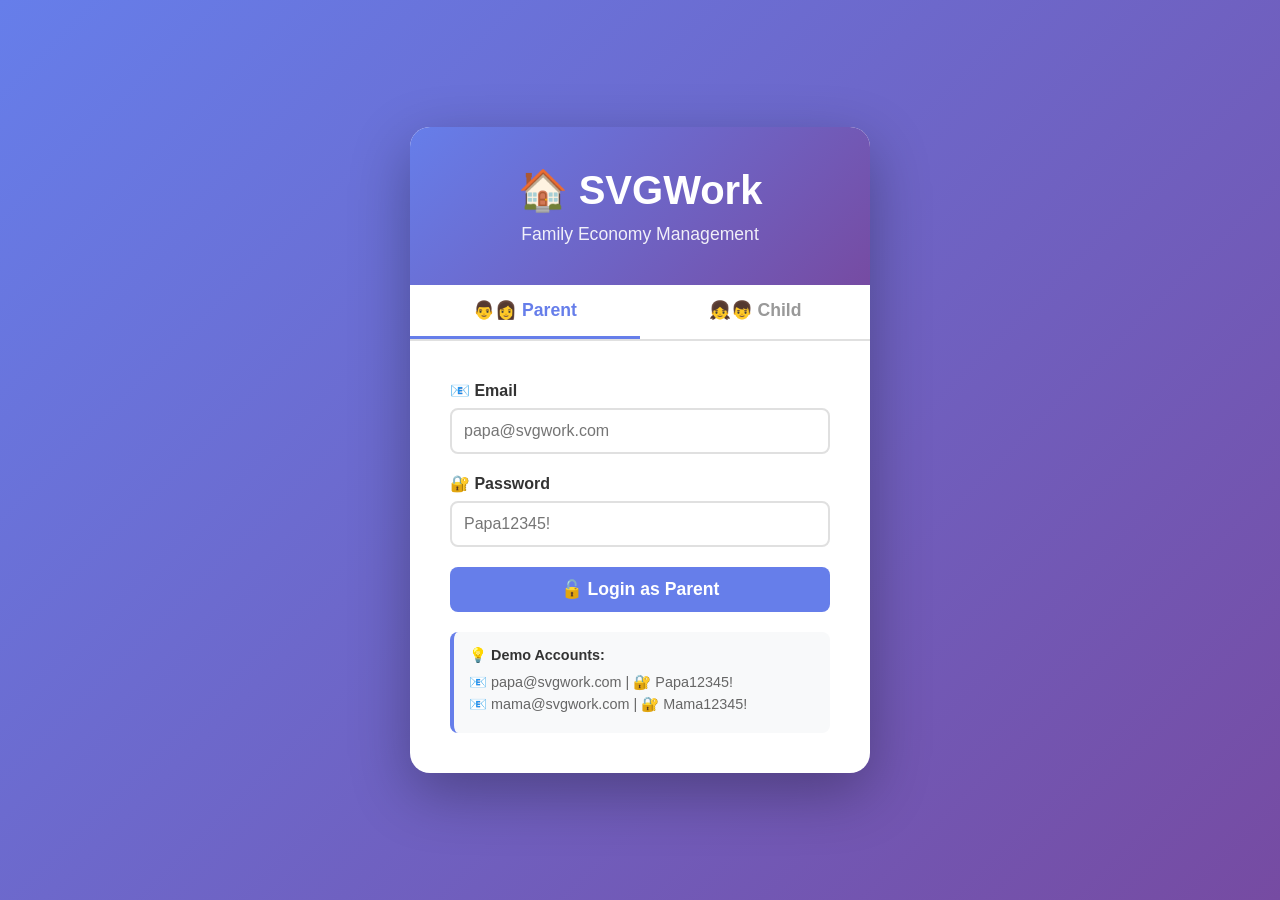
<file: index.html>
<!DOCTYPE html>
<html lang="id">
<head>
    <meta charset="UTF-8">
    <meta name="viewport" content="width=device-width, initial-scale=1.0">
    <title>SVGWork - Family Economy Management</title>
    <style>
        * {
            margin: 0;
            padding: 0;
            box-sizing: border-box;
        }

        body {
            font-family: 'Segoe UI', Tahoma, Geneva, Verdana, sans-serif;
            background: linear-gradient(135deg, #667eea 0%, #764ba2 100%);
            min-height: 100vh;
            display: flex;
            justify-content: center;
            align-items: center;
        }

        .login-container {
            width: 100%;
            max-width: 500px;
            padding: 20px;
        }

        .login-box {
            background: white;
            border-radius: 20px;
            box-shadow: 0 20px 60px rgba(0, 0, 0, 0.3);
            overflow: hidden;
        }

        .login-header {
            background: linear-gradient(135deg, #667eea 0%, #764ba2 100%);
            color: white;
            padding: 40px 20px;
            text-align: center;
        }

        .login-header h1 {
            font-size: 2.5em;
            margin-bottom: 10px;
        }

        .login-header p {
            font-size: 1.1em;
            opacity: 0.9;
        }

        .tabs {
            display: flex;
            border-bottom: 2px solid #e0e0e0;
        }

        .tab-btn {
            flex: 1;
            padding: 15px;
            background: none;
            border: none;
            font-size: 1.1em;
            font-weight: 600;
            color: #999;
            cursor: pointer;
            transition: all 0.3s ease;
            border-bottom: 3px solid transparent;
        }

        .tab-btn.active {
            color: #667eea;
            border-bottom-color: #667eea;
        }

        .tab-btn:hover {
            color: #667eea;
        }

        .tab-content {
            display: none;
            padding: 40px;
        }

        .tab-content.active {
            display: block;
        }

        .form-group {
            margin-bottom: 20px;
        }

        .form-group label {
            display: block;
            margin-bottom: 8px;
            font-weight: 600;
            color: #333;
        }

        .form-group input {
            width: 100%;
            padding: 12px;
            border: 2px solid #e0e0e0;
            border-radius: 8px;
            font-size: 1em;
            font-family: inherit;
            transition: border-color 0.3s ease;
        }

        .form-group input:focus {
            outline: none;
            border-color: #667eea;
        }

        .btn {
            width: 100%;
            padding: 12px;
            border: none;
            border-radius: 8px;
            font-size: 1.1em;
            font-weight: 600;
            cursor: pointer;
            transition: all 0.3s ease;
        }

        .btn-primary {
            background: #667eea;
            color: white;
        }

        .btn-primary:hover:not(:disabled) {
            background: #5568d3;
            transform: translateY(-2px);
            box-shadow: 0 10px 20px rgba(102, 126, 234, 0.3);
        }

        .btn-primary:disabled {
            background: #ccc;
            cursor: not-allowed;
            transform: none;
        }

        .error-message {
            background: #f8d7da;
            color: #721c24;
            padding: 12px;
            border-radius: 8px;
            margin-bottom: 20px;
            display: none;
        }

        .success-message {
            background: #d4edda;
            color: #155724;
            padding: 12px;
            border-radius: 8px;
            margin-bottom: 20px;
            display: none;
        }

        .demo-accounts {
            background: #f8f9fa;
            padding: 15px;
            border-radius: 8px;
            margin-top: 20px;
            font-size: 0.9em;
            color: #666;
            border-left: 4px solid #667eea;
        }

        .demo-accounts strong {
            display: block;
            margin-bottom: 10px;
            color: #333;
        }

        .demo-accounts p {
            margin: 5px 0;
        }

        @media (max-width: 600px) {
            .login-box {
                border-radius: 0;
            }
            .login-header {
                padding: 30px 20px;
            }
            .login-header h1 {
                font-size: 2em;
            }
            .tab-content {
                padding: 20px;
            }
        }
    </style>
</head>
<body>
    <div class="login-container">
        <div class="login-box">
            <div class="login-header">
                <h1>🏠 SVGWork</h1>
                <p>Family Economy Management</p>
            </div>

            <div class="tabs">
                <button class="tab-btn active" data-tab="parent">👨‍👩 Parent</button>
                <button class="tab-btn" data-tab="child">👧👦 Child</button>
            </div>

            <!-- Parent Login Tab -->
            <div class="tab-content active" id="parent-tab">
                <div class="error-message" id="parent-error"></div>
                <div class="success-message" id="parent-success"></div>
                <form id="parent-login-form">
                    <div class="form-group">
                        <label for="parent-email">📧 Email</label>
                        <input type="email" id="parent-email" placeholder="papa@svgwork.com" required>
                    </div>
                    <div class="form-group">
                        <label for="parent-password">🔐 Password</label>
                        <input type="password" id="parent-password" placeholder="Papa12345!" required>
                    </div>
                    <button type="submit" class="btn btn-primary">🔓 Login as Parent</button>
                </form>
                <div class="demo-accounts">
                    <strong>💡 Demo Accounts:</strong>
                    <p>📧 papa@svgwork.com | 🔐 Papa12345!</p>
                    <p>📧 mama@svgwork.com | 🔐 Mama12345!</p>
                </div>
            </div>

            <!-- Child Login Tab -->
            <div class="tab-content" id="child-tab">
                <div class="error-message" id="child-error"></div>
                <div class="success-message" id="child-success"></div>
                <form id="child-login-form">
                    <div class="form-group">
                        <label for="child-email">📧 Email</label>
                        <input type="email" id="child-email" placeholder="anak1@svgwork.com" required>
                    </div>
                    <div class="form-group">
                        <label for="child-password">🔐 Password</label>
                        <input type="password" id="child-password" placeholder="Anak12345!" required>
                    </div>
                    <button type="submit" class="btn btn-primary">🔓 Login as Child</button>
                </form>
                <div class="demo-accounts">
                    <strong>💡 Demo Accounts:</strong>
                    <p>📧 anak1@svgwork.com | 🔐 Anak12345!</p>
                    <p>📧 anak2@svgwork.com | 🔐 Anak22345!</p>
                </div>
            </div>
        </div>
    </div>

    <script>
        // ===== DEMO ACCOUNTS DATABASE =====
        const demoAccounts = {
            parent: [
                { email: 'papa@svgwork.com', password: 'Papa12345!', name: 'Papa' },
                { email: 'mama@svgwork.com', password: 'Mama12345!', name: 'Mama' }
            ],
            child: [
                { email: 'anak1@svgwork.com', password: 'Anak12345!', name: 'Anak 1' },
                { email: 'anak2@svgwork.com', password: 'Anak22345!', name: 'Anak 2' }
            ]
        };

        // ===== TAB NAVIGATION =====
        document.querySelectorAll('.tab-btn').forEach(btn => {
            btn.addEventListener('click', (e) => {
                const tab = e.target.getAttribute('data-tab');
                
                // Remove active from all
                document.querySelectorAll('.tab-btn').forEach(b => b.classList.remove('active'));
                document.querySelectorAll('.tab-content').forEach(c => c.classList.remove('active'));
                
                // Add active to clicked
                e.target.classList.add('active');
                document.getElementById(tab + '-tab').classList.add('active');
            });
        });

        // ===== PARENT LOGIN HANDLER =====
        document.getElementById('parent-login-form').addEventListener('submit', function(e) {
            e.preventDefault();
            
            const email = document.getElementById('parent-email').value.trim();
            const password = document.getElementById('parent-password').value;
            const errorDiv = document.getElementById('parent-error');
            const successDiv = document.getElementById('parent-success');
            const btn = this.querySelector('button[type="submit"]');
            
            // Reset messages
            errorDiv.style.display = 'none';
            successDiv.style.display = 'none';
            
            // Validate demo account
            const account = demoAccounts.parent.find(acc => acc.email === email && acc.password === password);
            
            if (account) {
                // Success
                localStorage.setItem('userRole', 'parent');
                localStorage.setItem('userId', email);
                localStorage.setItem('userName', account.name);
                
                successDiv.textContent = '✅ Login Berhasil! Redirecting...';
                successDiv.style.display = 'block';
                btn.textContent = '✅ Login Berhasil...';
                btn.disabled = true;
                
                setTimeout(() => {
                    window.location.href = 'main-dashboard.html';
                }, 1500);
            } else {
                // Failed
                errorDiv.textContent = '❌ Email atau password salah!';
                errorDiv.style.display = 'block';
                document.getElementById('parent-password').value = '';
            }
        });

        // ===== CHILD LOGIN HANDLER =====
        document.getElementById('child-login-form').addEventListener('submit', function(e) {
            e.preventDefault();
            
            const email = document.getElementById('child-email').value.trim();
            const password = document.getElementById('child-password').value;
            const errorDiv = document.getElementById('child-error');
            const successDiv = document.getElementById('child-success');
            const btn = this.querySelector('button[type="submit"]');
            
            // Reset messages
            errorDiv.style.display = 'none';
            successDiv.style.display = 'none';
            
            // Validate demo account
            const account = demoAccounts.child.find(acc => acc.email === email && acc.password === password);
            
            if (account) {
                // Success
                localStorage.setItem('userRole', 'child');
                localStorage.setItem('userId', email);
                localStorage.setItem('userName', account.name);
                
                successDiv.textContent = '✅ Login Berhasil! Redirecting...';
                successDiv.style.display = 'block';
                btn.textContent = '✅ Login Berhasil...';
                btn.disabled = true;
                
                setTimeout(() => {
                    window.location.href = 'main-dashboard.html';
                }, 1500);
            } else {
                // Failed
                errorDiv.textContent = '❌ Email atau password salah!';
                errorDiv.style.display = 'block';
                document.getElementById('child-password').value = '';
            }
        });
    </script>
</body>
</html>
</file>
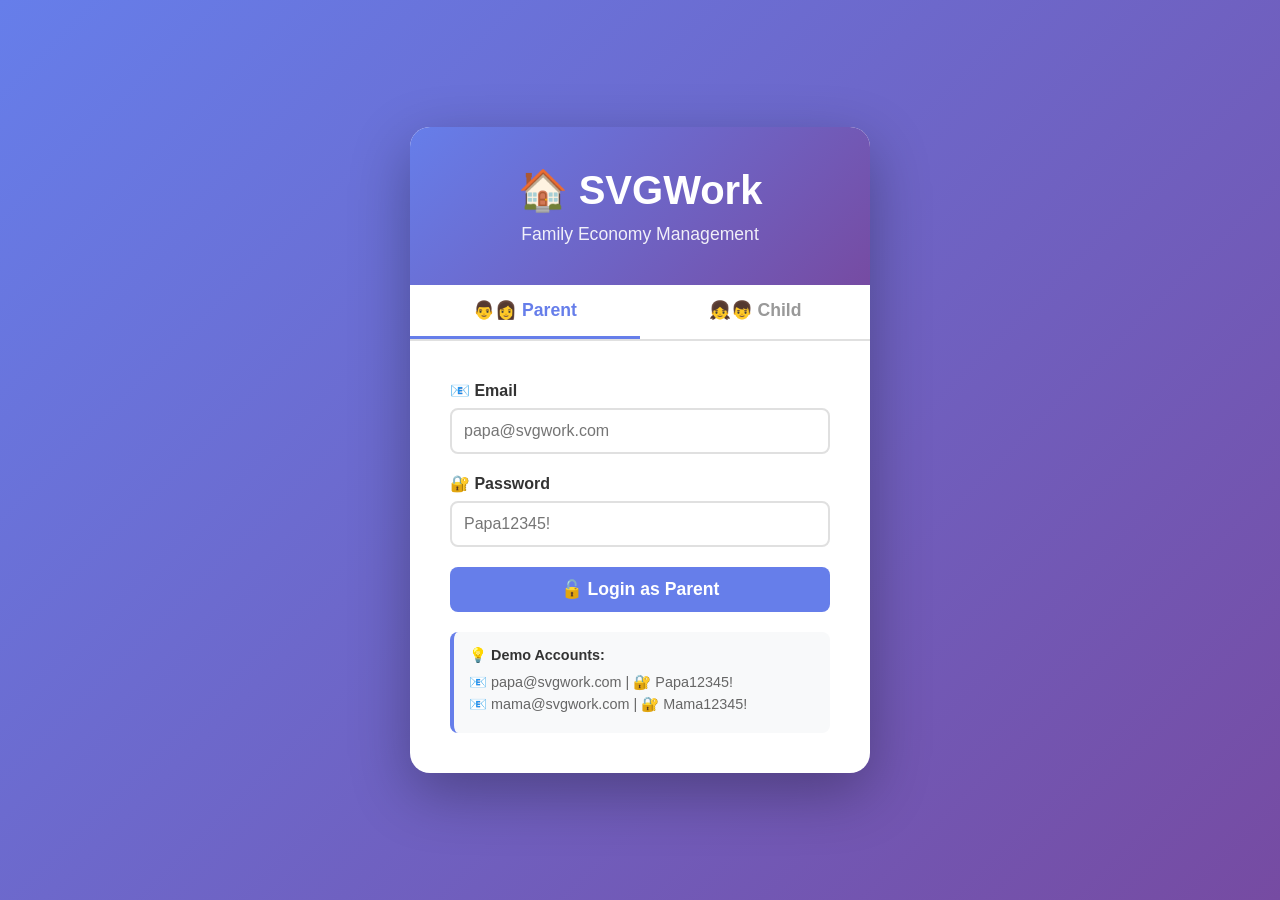
<file: chat.html>
<!DOCTYPE html>
<html lang="id">
<head>
    <meta charset="UTF-8">
    <meta name="viewport" content="width=device-width, initial-scale=1.0">
    <title>Chat Keluarga - SVGWork</title>
    <style>
        * {
            margin: 0;
            padding: 0;
            box-sizing: border-box;
        }

        body {
            font-family: 'Poppins', 'Segoe UI', sans-serif;
            background: linear-gradient(135deg, #667eea 0%, #764ba2 100%);
            min-height: 100vh;
            padding: 20px;
        }

        .container {
            max-width: 900px;
            margin: 0 auto;
            display: flex;
            flex-direction: column;
            height: 90vh;
        }

        .header {
            background: rgba(255, 255, 255, 0.95);
            padding: 20px 30px;
            border-radius: 15px;
            margin-bottom: 20px;
            box-shadow: 0 10px 40px rgba(0, 0, 0, 0.15);
            display: flex;
            justify-content: space-between;
            align-items: center;
        }

        .header h1 {
            color: #667eea;
            font-size: 2em;
        }

        .header-actions {
            display: flex;
            gap: 15px;
        }

        .back-btn, .logout-btn {
            background: #667eea;
            color: white;
            border: none;
            padding: 12px 25px;
            border-radius: 10px;
            cursor: pointer;
            font-weight: 600;
            transition: all 0.3s ease;
        }

        .back-btn:hover, .logout-btn:hover {
            background: #5568d3;
            transform: translateY(-2px);
        }

        .logout-btn {
            background: #ff6b6b;
        }

        .logout-btn:hover {
            background: #ee5a52;
        }

        .chat-container {
            background: rgba(255, 255, 255, 0.95);
            border-radius: 20px;
            box-shadow: 0 10px 40px rgba(0, 0, 0, 0.15);
            display: flex;
            flex-direction: column;
            height: 100%;
            overflow: hidden;
        }

        .chat-header {
            background: linear-gradient(135deg, #667eea 0%, #764ba2 100%);
            color: white;
            padding: 20px;
            text-align: center;
        }

        .chat-messages {
            flex: 1;
            overflow-y: auto;
            padding: 20px;
            background: #f8f9fa;
        }

        .message {
            margin-bottom: 15px;
            display: flex;
            animation: slideIn 0.3s ease;
        }

        @keyframes slideIn {
            from {
                opacity: 0;
                transform: translateY(10px);
            }
            to {
                opacity: 1;
                transform: translateY(0);
            }
        }

        .message.sent {
            justify-content: flex-end;
        }

        .message-bubble {
            max-width: 70%;
            padding: 12px 20px;
            border-radius: 15px;
            word-wrap: break-word;
        }

        .message.received .message-bubble {
            background: white;
            color: #333;
            border: 1px solid #e0e0e0;
        }

        .message.sent .message-bubble {
            background: linear-gradient(135deg, #667eea 0%, #764ba2 100%);
            color: white;
        }

        .message-time {
            font-size: 0.75em;
            color: #999;
            margin-top: 5px;
            text-align: right;
        }

        .message.received .message-time {
            text-align: left;
        }

        .chat-input-area {
            padding: 20px;
            border-top: 1px solid #e0e0e0;
            display: flex;
            gap: 10px;
        }

        .chat-input {
            flex: 1;
            padding: 12px;
            border: 2px solid #e0e0e0;
            border-radius: 10px;
            font-family: inherit;
            font-size: 1em;
        }

        .chat-input:focus {
            outline: none;
            border-color: #667eea;
        }

        .send-btn {
            background: linear-gradient(135deg, #667eea 0%, #764ba2 100%);
            color: white;
            border: none;
            padding: 12px 25px;
            border-radius: 10px;
            cursor: pointer;
            font-weight: 600;
        }

        .send-btn:hover {
            transform: translateY(-2px);
        }
    </style>
</head>
<body>
    <div class="container">
        <div class="header">
            <h1>💬 Chat Keluarga</h1>
            <div class="header-actions">
                <button class="back-btn" onclick="goBack()">← Kembali</button>
                <button class="logout-btn" onclick="logout()">🚪 Logout</button>
            </div>
        </div>

        <div class="chat-container">
            <div class="chat-header">
                <h2>💬 Obrolan Keluarga SVGWork</h2>
            </div>

            <div class="chat-messages" id="chat-messages">
                <div class="message received">
                    <div>
                        <div class="message-bubble">Halo! Apa kabar?</div>
                        <div class="message-time">10:30</div>
                    </div>
                </div>
                <div class="message sent">
                    <div>
                        <div class="message-bubble">Halo! Baik-baik saja kok</div>
                        <div class="message-time">10:31</div>
                    </div>
                </div>
            </div>

            <div class="chat-input-area">
                <input type="text" id="message-input" class="chat-input" placeholder="Ketik pesan..." onkeypress="if(event.key==='Enter') sendMessage()"/>
                <button class="send-btn" onclick="sendMessage()">Kirim 📤</button>
            </div>
        </div>
    </div>

    <script>
        window.addEventListener('DOMContentLoaded', function() {
            const userRole = localStorage.getItem('userRole');
            if (!userRole) {
                alert('Silakan login terlebih dahulu!');
                window.location.href = 'index.html';
            }
        });

        function sendMessage() {
            const input = document.getElementById('message-input');
            const message = input.value.trim();
            if (!message) return;
            
            const chatMessages = document.getElementById('chat-messages');
            const msgDiv = document.createElement('div');
            msgDiv.className = 'message sent';
            msgDiv.innerHTML = `<div><div class="message-bubble">${escapeHtml(message)}</div><div class="message-time">${getCurrentTime()}</div></div>`;
            chatMessages.appendChild(msgDiv);
            input.value = '';
            chatMessages.scrollTop = chatMessages.scrollHeight;
        }

        function getCurrentTime() {
            const now = new Date();
            return now.getHours().toString().padStart(2, '0') + ':' + now.getMinutes().toString().padStart(2, '0');
        }

        function escapeHtml(text) {
            const div = document.createElement('div');
            div.textContent = text;
            return div.innerHTML;
        }

        function goBack() { window.location.href = 'main-dashboard.html'; }
        function logout() {
            if (confirm('Logout?')) {
                localStorage.clear();
                window.location.href = 'index.html';
            }
        }
    </script>
</body>
</html>
</file>
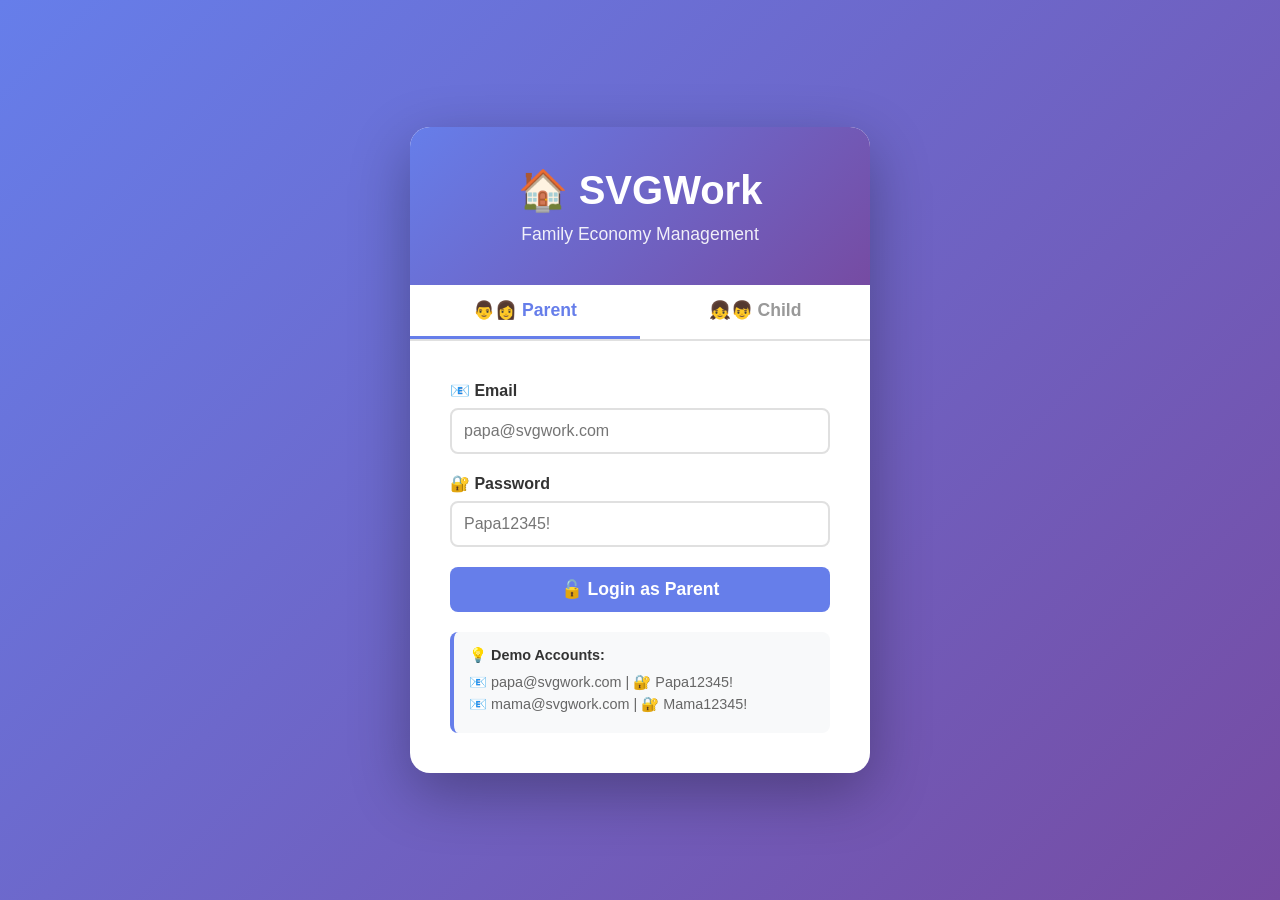
<file: complete-tasks.html>
<!DOCTYPE html>
<html lang="id">
<head>
    <meta charset="UTF-8">
    <meta name="viewport" content="width=device-width, initial-scale=1.0">
    <title>Lengkapi Tugas - SVGWork</title>
    <style>
        * { margin: 0; padding: 0; box-sizing: border-box; }
        body {
            font-family: 'Poppins', 'Segoe UI', sans-serif;
            background: linear-gradient(135deg, #667eea 0%, #764ba2 100%);
            min-height: 100vh;
            padding: 20px;
        }
        .container { max-width: 1200px; margin: 0 auto; }
        .header {
            background: rgba(255, 255, 255, 0.95);
            padding: 20px 30px;
            border-radius: 15px;
            margin-bottom: 30px;
            display: flex;
            justify-content: space-between;
            align-items: center;
            box-shadow: 0 10px 40px rgba(0, 0, 0, 0.15);
        }
        .header h1 { color: #667eea; font-size: 2em; }
        .back-btn, .logout-btn {
            background: #667eea;
            color: white;
            border: none;
            padding: 12px 25px;
            border-radius: 10px;
            cursor: pointer;
            font-weight: 600;
        }
        .logout-btn { background: #ff6b6b; }
        .content {
            background: rgba(255, 255, 255, 0.95);
            padding: 40px;
            border-radius: 20px;
            box-shadow: 0 10px 40px rgba(0, 0, 0, 0.15);
        }
        .content h2 { color: #333; margin-bottom: 30px; font-size: 2em; }
        .tasks-grid {
            display: grid;
            grid-template-columns: repeat(auto-fill, minmax(300px, 1fr));
            gap: 20px;
        }
        .task-card {
            background: white;
            border: 2px solid #e0e0e0;
            padding: 25px;
            border-radius: 15px;
            transition: all 0.3s ease;
        }
        .task-card:hover {
            border-color: #667eea;
            box-shadow: 0 10px 30px rgba(102, 126, 234, 0.2);
        }
        .task-card h3 { color: #333; margin-bottom: 10px; }
        .task-card p { color: #666; font-size: 0.95em; margin-bottom: 10px; }
        .task-reward {
            background: #ffd93d;
            color: #333;
            padding: 10px 15px;
            border-radius: 8px;
            font-weight: 600;
            display: inline-block;
            margin-bottom: 15px;
        }
        .task-status {
            background: #f0f0f0;
            padding: 10px;
            border-radius: 8px;
            font-size: 0.9em;
            margin-bottom: 15px;
            text-align: center;
        }
        .task-status.pending { background: #fff3cd; color: #856404; }
        .task-status.done { background: #d4edda; color: #155724; }
        .btn-complete {
            background: #51cf66;
            color: white;
            border: none;
            padding: 10px 20px;
            border-radius: 8px;
            cursor: pointer;
            font-weight: 600;
            width: 100%;
        }
        .btn-complete:hover { background: #40c057; }
        .btn-complete:disabled {
            background: #ccc;
            cursor: not-allowed;
        }
        .empty-state {
            text-align: center;
            padding: 40px;
            color: #999;
        }
    </style>
</head>
<body>
    <div class="container">
        <div class="header">
            <h1>✅ Lengkapi Tugas</h1>
            <div style="display: flex; gap: 15px;">
                <button class="back-btn" onclick="goBack()">← Kembali</button>
                <button class="logout-btn" onclick="logout()">🚪 Logout</button>
            </div>
        </div>
        <div class="content">
            <h2>✅ Tugas yang Harus Diselesaikan</h2>
            <div class="tasks-grid" id="tasks-container">
                <div class="empty-state">Loading...</div>
            </div>
        </div>
    </div>

    <script>
        window.addEventListener('DOMContentLoaded', function() {
            const userRole = localStorage.getItem('userRole');
            if (userRole !== 'child') {
                alert('Halaman ini hanya untuk anak!');
                window.location.href = 'main-dashboard.html';
            }
            loadTasks();
        });

        function loadTasks() {
            const tasks = [
                { id: 1, name: 'Bersihkan Kamar', desc: 'Rapikan mainan dan bersihkan lantai', reward: 100000, status: 'pending' },
                { id: 2, name: 'Belajar Matematika', desc: 'Selesaikan latihan bab 5', reward: 150000, status: 'pending' },
                { id: 3, name: 'Membantu di Rumah', desc: 'Bantu orang tua dengan pekerjaan rumah', reward: 75000, status: 'pending' }
            ];

            const container = document.getElementById('tasks-container');
            container.innerHTML = '';

            if (tasks.length === 0) {
                container.innerHTML = '<div class="empty-state"><p>Tidak ada tugas</p></div>';
                return;
            }

            tasks.forEach(task => {
                const card = document.createElement('div');
                card.className = 'task-card';
                const isDone = task.status === 'done';
                card.innerHTML = `
                    <h3>${task.name}</h3>
                    <p>${task.desc}</p>
                    <div class="task-reward">Rp ${task.reward.toLocaleString('id-ID')}</div>
                    <div class="task-status ${task.status}">${isDone ? '✅ Selesai' : '⏳ Pending'}</div>
                    <button class="btn-complete" ${isDone ? 'disabled' : ''} onclick="completeTask(${task.id})">${isDone ? '✅ Sudah Selesai' : '✓ Tandai Selesai'}</button>
                `;
                container.appendChild(card);
            });
        }

        function completeTask(taskId) {
            alert('✅ Tugas berhasil diselesaikan! Orang tua akan memverifikasi.');
            loadTasks();
        }

        function goBack() { window.location.href = 'main-dashboard.html'; }
        function logout() {
            if (confirm('Logout?')) {
                localStorage.clear();
                window.location.href = 'index.html';
            }
        }
    </script>
</body>
</html>
</file>
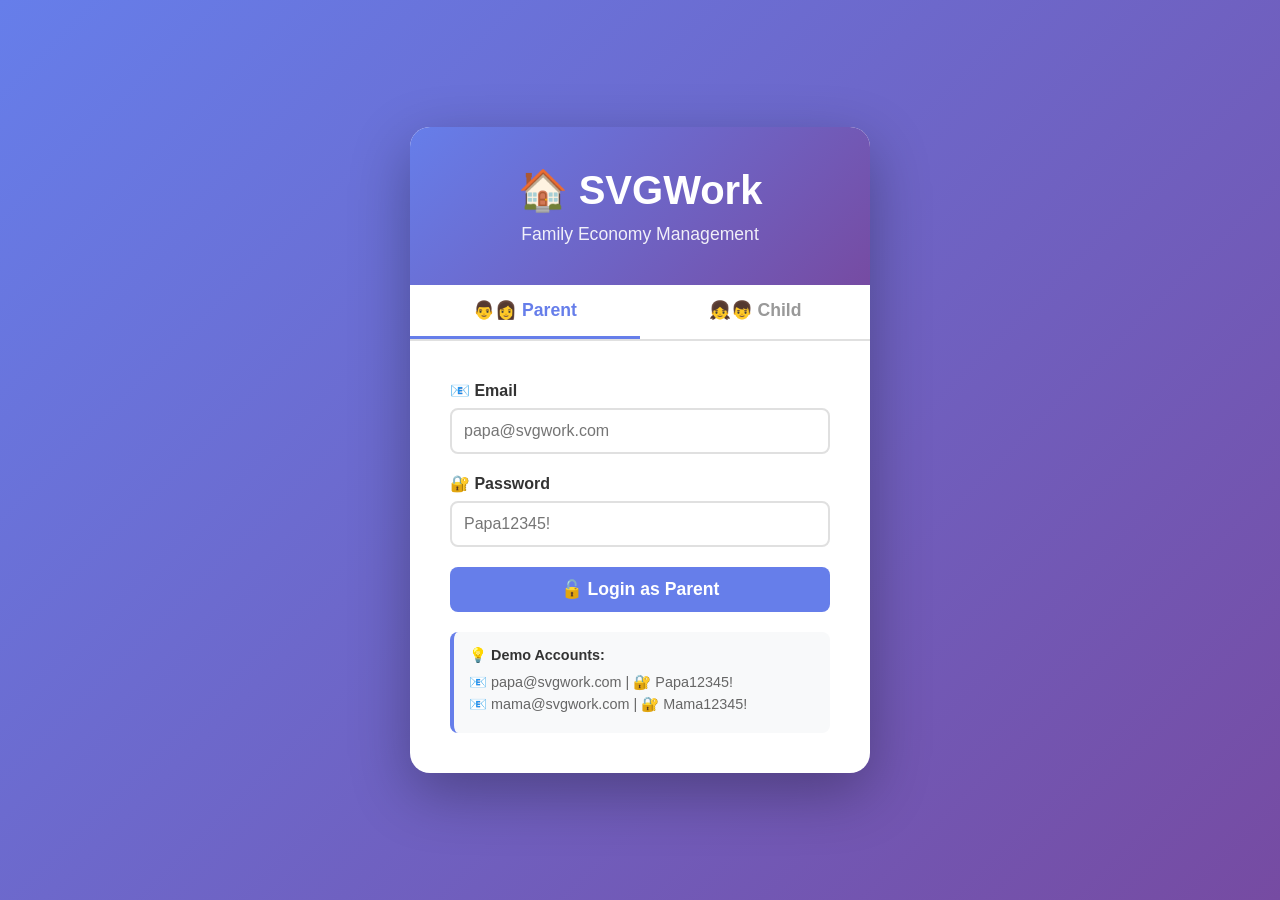
<file: main-dashboard.html>
<!DOCTYPE html>
<html lang="id">
<head>
    <meta charset="UTF-8">
    <meta name="viewport" content="width=device-width, initial-scale=1.0">
    <title>SVGWork Dashboard</title>
    <style>
        * {
            margin: 0;
            padding: 0;
            box-sizing: border-box;
        }

        body {
            font-family: 'Poppins', 'Segoe UI', sans-serif;
            background: linear-gradient(135deg, #667eea 0%, #764ba2 100%);
            min-height: 100vh;
            padding: 20px;
        }

        .container {
            max-width: 1400px;
            margin: 0 auto;
        }

        header {
            background: rgba(255, 255, 255, 0.95);
            padding: 25px 40px;
            border-radius: 20px;
            margin-bottom: 30px;
            box-shadow: 0 10px 40px rgba(0, 0, 0, 0.15);
            display: flex;
            justify-content: space-between;
            align-items: center;
            flex-wrap: wrap;
            gap: 20px;
        }

        .header-left h1 {
            font-size: 2.2em;
            color: #667eea;
            margin-bottom: 5px;
        }

        .header-left p {
            color: #666;
            font-size: 0.95em;
        }

        .header-right {
            display: flex;
            gap: 15px;
            align-items: center;
        }

        .balance-display {
            background: linear-gradient(135deg, #667eea 0%, #764ba2 100%);
            color: white;
            padding: 15px 25px;
            border-radius: 12px;
            text-align: center;
            min-width: 200px;
        }

        .balance-display h3 {
            font-size: 0.85em;
            opacity: 0.9;
            margin-bottom: 5px;
        }

        .balance-display p {
            font-size: 1.8em;
            font-weight: bold;
        }

        .logout-btn {
            background: #ff6b6b;
            color: white;
            border: none;
            padding: 12px 25px;
            border-radius: 10px;
            cursor: pointer;
            font-weight: 600;
            transition: all 0.3s ease;
        }

        .logout-btn:hover {
            background: #ee5a52;
            transform: translateY(-2px);
            box-shadow: 0 5px 15px rgba(255, 107, 107, 0.3);
        }

        .user-card {
            background: rgba(255, 255, 255, 0.95);
            padding: 25px;
            border-radius: 20px;
            margin-bottom: 30px;
            box-shadow: 0 10px 40px rgba(0, 0, 0, 0.15);
        }

        .user-info-grid {
            display: grid;
            grid-template-columns: repeat(auto-fit, minmax(200px, 1fr));
            gap: 25px;
        }

        .user-info-item {
            text-align: center;
        }

        .user-info-item h3 {
            color: #999;
            font-size: 0.9em;
            margin-bottom: 10px;
            text-transform: uppercase;
            letter-spacing: 1px;
        }

        .user-info-item p {
            font-size: 1.6em;
            color: #333;
            font-weight: 700;
        }

        .section-header {
            color: white;
            font-size: 2em;
            margin-bottom: 25px;
            display: flex;
            align-items: center;
            gap: 15px;
        }

        .section-header::before {
            content: '';
            width: 5px;
            height: 35px;
            background: #ffd93d;
            border-radius: 3px;
        }

        .features-grid {
            display: grid;
            grid-template-columns: repeat(auto-fill, minmax(280px, 1fr));
            gap: 25px;
            margin-bottom: 40px;
        }

        .feature-card {
            background: rgba(255, 255, 255, 0.95);
            border-radius: 20px;
            padding: 30px;
            cursor: pointer;
            transition: all 0.3s ease;
            box-shadow: 0 10px 30px rgba(0, 0, 0, 0.1);
            border: 3px solid transparent;
            position: relative;
            overflow: hidden;
        }

        .feature-card::before {
            content: '';
            position: absolute;
            top: 0;
            left: 0;
            width: 100%;
            height: 4px;
            background: linear-gradient(90deg, #667eea, #764ba2);
        }

        .feature-card:hover {
            transform: translateY(-10px);
            box-shadow: 0 20px 50px rgba(0, 0, 0, 0.2);
            border-color: #667eea;
        }

        .feature-icon {
            font-size: 3.5em;
            margin-bottom: 20px;
        }

        .feature-card h3 {
            color: #333;
            font-size: 1.3em;
            margin-bottom: 10px;
        }

        .feature-card p {
            color: #666;
            font-size: 0.95em;
            line-height: 1.6;
            margin-bottom: 15px;
        }

        .feature-badge {
            display: inline-block;
            background: #667eea;
            color: white;
            padding: 6px 15px;
            border-radius: 20px;
            font-size: 0.8em;
            font-weight: 600;
        }

        .empty-state {
            background: rgba(255, 255, 255, 0.95);
            padding: 60px;
            border-radius: 20px;
            text-align: center;
            color: #999;
        }

        .empty-state-icon {
            font-size: 4em;
            margin-bottom: 20px;
        }

        .empty-state h2 {
            font-size: 1.8em;
            color: #666;
            margin-bottom: 10px;
        }

        .back-btn {
            background: rgba(255, 255, 255, 0.2);
            border: 2px solid white;
            color: white;
            padding: 12px 25px;
            border-radius: 10px;
            cursor: pointer;
            font-weight: 600;
            transition: all 0.3s ease;
            margin-bottom: 20px;
        }

        .back-btn:hover {
            background: rgba(255, 255, 255, 0.3);
            transform: translateX(-5px);
        }

        @media (max-width: 768px) {
            header {
                flex-direction: column;
                text-align: center;
            }

            .header-left h1 {
                font-size: 1.8em;
            }

            .features-grid {
                grid-template-columns: 1fr;
            }

            .section-header {
                font-size: 1.5em;
            }
        }
    </style>
</head>
<body>
    <div class="container">
        <!-- Header -->
        <header>
            <div class="header-left">
                <h1>🏠 SVGWork</h1>
                <p id="user-role">Selamat datang!</p>
            </div>
            <div class="header-right">
                <div class="balance-display">
                    <h3>💰 Saldo</h3>
                    <p id="user-balance">Rp 0</p>
                </div>
                <button class="logout-btn" onclick="logout()">🚪 Logout</button>
            </div>
        </header>

        <!-- User Info Card -->
        <div class="user-card">
            <div class="user-info-grid">
                <div class="user-info-item">
                    <h3>👤 Nama</h3>
                    <p id="user-name">-</p>
                </div>
                <div class="user-info-item">
                    <h3>📧 Email</h3>
                    <p id="user-email" style="font-size: 0.9em;">-</p>
                </div>
                <div class="user-info-item">
                    <h3>👥 Peran</h3>
                    <p id="user-type">-</p>
                </div>
            </div>
        </div>

        <!-- Parent Section -->
        <div id="parent-section" style="display: none;">
            <div class="section-header">👨‍👩 Fitur Orang Tua</div>
            <div class="features-grid">
                <div class="feature-card" onclick="goToFeature('parent-dashboard')">
                    <div class="feature-icon">📊</div>
                    <h3>Dashboard Anak</h3>
                    <p>Lihat data dan perkembangan semua anak</p>
                    <span class="feature-badge">Parent</span>
                </div>

                <div class="feature-card" onclick="goToFeature('task-management')">
                    <div class="feature-icon">📋</div>
                    <h3>Manajemen Tugas</h3>
                    <p>Buat tugas dan tentukan reward</p>
                    <span class="feature-badge">Parent</span>
                </div>

                <div class="feature-card" onclick="goToFeature('payment-system')">
                    <div class="feature-icon">💵</div>
                    <h3>Sistem Pembayaran</h3>
                    <p>Kelola uang jajan dan pembayaran</p>
                    <span class="feature-badge">Parent</span>
                </div>

                <div class="feature-card" onclick="goToFeature('mama-store')">
                    <div class="feature-icon">🍽️</div>
                    <h3>Toko Makanan Mama</h3>
                    <p>Jual makanan kepada anak-anak</p>
                    <span class="feature-badge">Parent</span>
                </div>

                <div class="feature-card" onclick="goToFeature('schedule-management')">
                    <div class="feature-icon">📅</div>
                    <h3>Manajemen Jadwal</h3>
                    <p>Atur jadwal dan kegiatan anak</p>
                    <span class="feature-badge">Parent</span>
                </div>

                <div class="feature-card" onclick="goToFeature('special-request')">
                    <div class="feature-icon">🎁</div>
                    <h3>Permintaan Khusus</h3>
                    <p>Terima permintaan dari anak</p>
                    <span class="feature-badge">Parent</span>
                </div>

                <div class="feature-card" onclick="goToFeature('tax-system')">
                    <div class="feature-icon">📈</div>
                    <h3>Manajemen Pajak</h3>
                    <p>Monitor pajak anak (10%)</p>
                    <span class="feature-badge">Parent</span>
                </div>

                <div class="feature-card" onclick="goToFeature('chat')">
                    <div class="feature-icon">💬</div>
                    <h3>Chat Keluarga</h3>
                    <p>Komunikasi dengan keluarga</p>
                    <span class="feature-badge">Parent</span>
                </div>
            </div>
        </div>

        <!-- Child Section -->
        <div id="child-section" style="display: none;">
            <div class="section-header">👧👦 Fitur Anak</div>
            <div class="features-grid">
                <div class="feature-card" onclick="goToFeature('my-balance')">
                    <div class="feature-icon">💰</div>
                    <h3>Saldo & Statistik</h3>
                    <p>Lihat saldo dan riwayat transaksi</p>
                    <span class="feature-badge">Child</span>
                </div>

                <div class="feature-card" onclick="goToFeature('complete-tasks')">
                    <div class="feature-icon">✅</div>
                    <h3>Selesaikan Tugas</h3>
                    <p>Kerjakan tugas dan dapatkan reward</p>
                    <span class="feature-badge">Child</span>
                </div>

                <div class="feature-card" onclick="goToFeature('my-business')">
                    <div class="feature-icon">🏪</div>
                    <h3>Toko Saya</h3>
                    <p>Buat toko dan jual produk</p>
                    <span class="feature-badge">Child</span>
                </div>

                <div class="feature-card" onclick="goToFeature('buy-from-others')">
                    <div class="feature-icon">🛍️</div>
                    <h3>Belanja ke Toko Lain</h3>
                    <p>Belanja produk dari toko anak lain</p>
                    <span class="feature-badge">Child</span>
                </div>

                <div class="feature-card" onclick="goToFeature('food-ordering')">
                    <div class="feature-icon">🍕</div>
                    <h3>Pesan Makanan</h3>
                    <p>Pesan makanan dari toko mama</p>
                    <span class="feature-badge">Child</span>
                </div>

                <div class="feature-card" onclick="goToFeature('my-schedule')">
                    <div class="feature-icon">📆</div>
                    <h3>Jadwal Saya</h3>
                    <p>Buat dan atur jadwal harian</p>
                    <span class="feature-badge">Child</span>
                </div>

                <div class="feature-card" onclick="goToFeature('special-request-child')">
                    <div class="feature-icon">🙏</div>
                    <h3>Permintaan Khusus</h3>
                    <p>Minta sesuatu dari orang tua</p>
                    <span class="feature-badge">Child</span>
                </div>

                <div class="feature-card" onclick="goToFeature('pay-tax')">
                    <div class="feature-icon">💸</div>
                    <h3>Bayar Pajak</h3>
                    <p>Bayar pajak bulanan 10%</p>
                    <span class="feature-badge">Child</span>
                </div>

                <div class="feature-card" onclick="goToFeature('chat')">
                    <div class="feature-icon">💬</div>
                    <h3>Chat Keluarga</h3>
                    <p>Komunikasi dengan keluarga</p>
                    <span class="feature-badge">Child</span>
                </div>
            </div>
        </div>
    </div>

    <script>
        // Initialize Dashboard
        window.addEventListener('DOMContentLoaded', function() {
            const userRole = localStorage.getItem('userRole');
            const userName = localStorage.getItem('userName');
            const userId = localStorage.getItem('userId');

            if (!userRole || !userName || !userId) {
                alert('Silakan login terlebih dahulu!');
                window.location.href = 'index.html';
                return;
            }

            // Display user info
            document.getElementById('user-name').textContent = userName;
            document.getElementById('user-email').textContent = userId;
            document.getElementById('user-type').textContent = userRole === 'parent' ? 'Orang Tua' : 'Anak';
            document.getElementById('user-role').textContent = `Selamat datang, ${userName}!`;

            // Show appropriate section
            if (userRole === 'parent') {
                document.getElementById('parent-section').style.display = 'block';
                // Parent modal: 1 juta
                let balance = parseInt(localStorage.getItem('parentBalance')) || 1000000000;
                localStorage.setItem('parentBalance', balance);
            } else if (userRole === 'child') {
                document.getElementById('child-section').style.display = 'block';
                // Child modal: 10 juta
                let balance = parseInt(localStorage.getItem('childBalance')) || 10000000;
                localStorage.setItem('childBalance', balance);
            }

            // Display balance
            updateBalance();
        });

        function updateBalance() {
            const userRole = localStorage.getItem('userRole');
            const balance = userRole === 'parent' 
                ? (parseInt(localStorage.getItem('parentBalance')) || 1000000000)
                : (parseInt(localStorage.getItem('childBalance')) || 10000000);
            
            document.getElementById('user-balance').textContent = 'Rp ' + balance.toLocaleString('id-ID');
        }

        // Logout function
        function logout() {
            if (confirm('Apakah Anda yakin ingin logout?')) {
                localStorage.removeItem('userRole');
                localStorage.removeItem('userId');
                localStorage.removeItem('userName');
                window.location.href = 'index.html';
            }
        }

        // Go to feature function
        function goToFeature(featureName) {
            const featureMap = {
                'parent-dashboard': 'parent-dashboard.html',
                'task-management': 'task-management.html',
                'payment-system': 'payment-system.html',
                'mama-store': 'mama-store.html',
                'schedule-management': 'schedule-management.html',
                'special-request': 'special-request.html',
                'tax-system': 'tax-system.html',
                'chat': 'chat.html',
                'my-balance': 'my-balance.html',
                'complete-tasks': 'complete-tasks.html',
                'my-business': 'my-business.html',
                'buy-from-others': 'buy-from-others.html',
                'food-ordering': 'food-ordering.html',
                'my-schedule': 'my-schedule.html',
                'special-request-child': 'special-request-child.html',
                'pay-tax': 'pay-tax.html'
            };

            const url = featureMap[featureName];
            if (url) {
                window.location.href = url;
            } else {
                alert('Halaman fitur tidak ditemukan');
            }
        }
    </script>
</body>
</html>
</file>
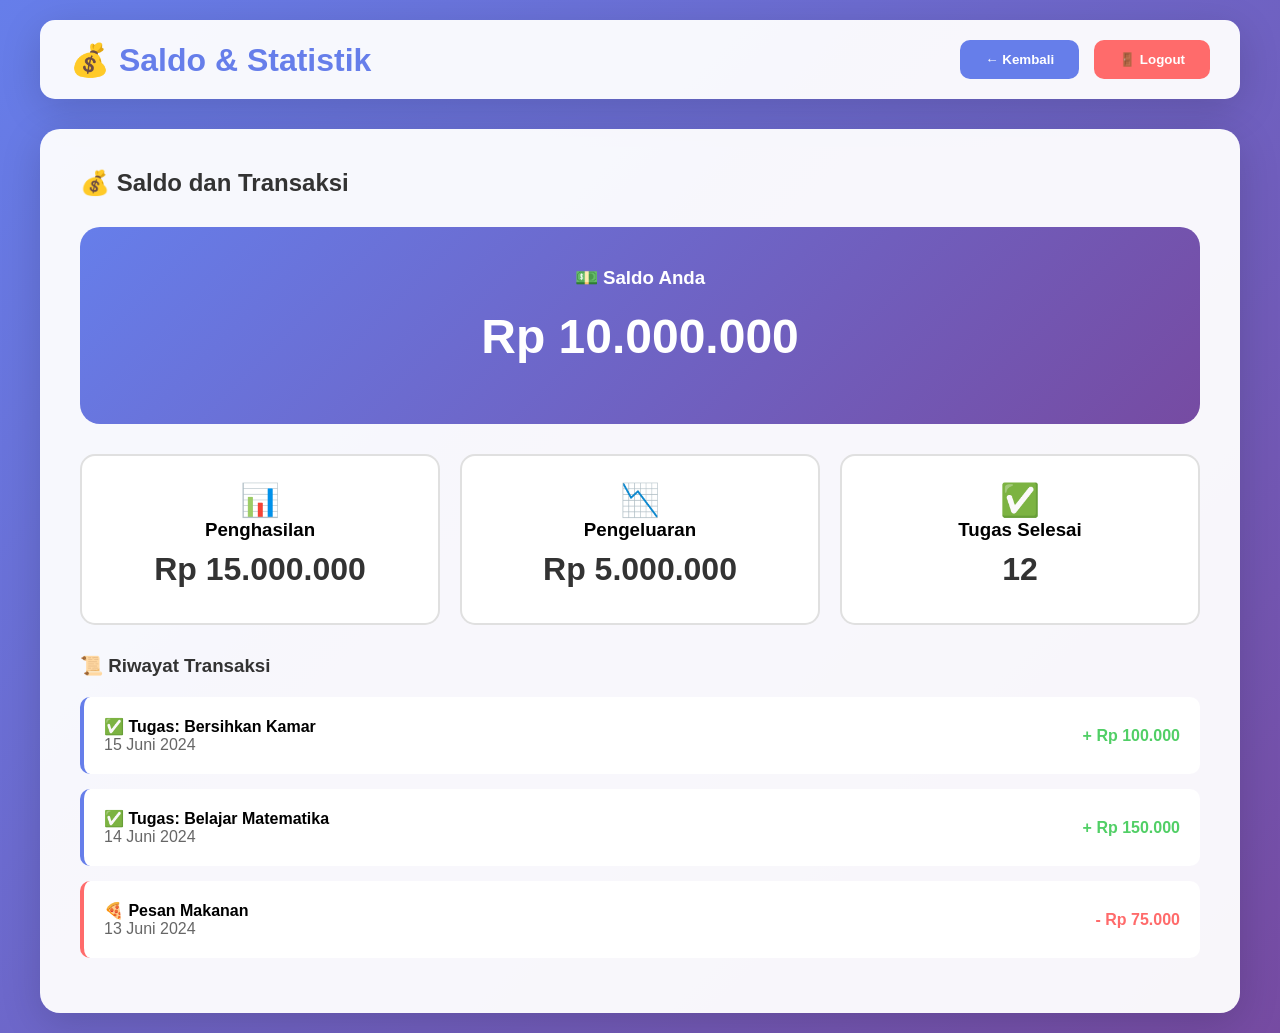
<file: my-balance.html>
<!DOCTYPE html>
<html lang="id">
<head>
    <meta charset="UTF-8">
    <meta name="viewport" content="width=device-width, initial-scale=1.0">
    <title>Saldo & Statistik - SVGWork</title>
    <style>
        * { margin: 0; padding: 0; box-sizing: border-box; }
        body {
            font-family: 'Poppins', 'Segoe UI', sans-serif;
            background: linear-gradient(135deg, #667eea 0%, #764ba2 100%);
            min-height: 100vh;
            padding: 20px;
        }
        .container { max-width: 1200px; margin: 0 auto; }
        .header {
            background: rgba(255, 255, 255, 0.95);
            padding: 20px 30px;
            border-radius: 15px;
            margin-bottom: 30px;
            display: flex;
            justify-content: space-between;
            align-items: center;
            box-shadow: 0 10px 40px rgba(0, 0, 0, 0.15);
        }
        .header h1 { color: #667eea; font-size: 2em; }
        .back-btn, .logout-btn {
            background: #667eea;
            color: white;
            border: none;
            padding: 12px 25px;
            border-radius: 10px;
            cursor: pointer;
            font-weight: 600;
        }
        .logout-btn { background: #ff6b6b; }
        .content {
            background: rgba(255, 255, 255, 0.95);
            padding: 40px;
            border-radius: 20px;
            box-shadow: 0 10px 40px rgba(0, 0, 0, 0.15);
        }
        .balance-card {
            background: linear-gradient(135deg, #667eea 0%, #764ba2 100%);
            color: white;
            padding: 40px;
            border-radius: 20px;
            text-align: center;
            margin-bottom: 30px;
        }
        .balance-card p { font-size: 3em; font-weight: bold; margin: 20px 0; }
        .stats-grid {
            display: grid;
            grid-template-columns: repeat(auto-fit, minmax(200px, 1fr));
            gap: 20px;
            margin-bottom: 30px;
        }
        .stat-box {
            background: white;
            border: 2px solid #e0e0e0;
            padding: 25px;
            border-radius: 15px;
            text-align: center;
        }
        .stat-box p { font-size: 2em; color: #333; font-weight: bold; margin: 10px 0; }
        .transaction-item {
            background: white;
            border-left: 4px solid #667eea;
            padding: 20px;
            border-radius: 10px;
            margin-bottom: 15px;
            display: flex;
            justify-content: space-between;
            align-items: center;
        }
    </style>
</head>
<body>
    <div class="container">
        <div class="header">
            <h1>💰 Saldo & Statistik</h1>
            <div style="display: flex; gap: 15px;">
                <button class="back-btn" onclick="goBack()">← Kembali</button>
                <button class="logout-btn" onclick="logout()">🚪 Logout</button>
            </div>
        </div>
        <div class="content">
            <h2 style="color: #333; margin-bottom: 30px;">💰 Saldo dan Transaksi</h2>
            <div class="balance-card">
                <h3>💵 Saldo Anda</h3>
                <p>Rp 10.000.000</p>
            </div>
            <div class="stats-grid">
                <div class="stat-box"><div style="font-size: 2em;">📊</div><h3>Penghasilan</h3><p>Rp 15.000.000</p></div>
                <div class="stat-box"><div style="font-size: 2em;">📉</div><h3>Pengeluaran</h3><p>Rp 5.000.000</p></div>
                <div class="stat-box"><div style="font-size: 2em;">✅</div><h3>Tugas Selesai</h3><p>12</p></div>
            </div>
            <h3 style="margin-bottom: 20px; color: #333;">📜 Riwayat Transaksi</h3>
            <div class="transaction-item"><div><h4>✅ Tugas: Bersihkan Kamar</h4><p style="color: #666;">15 Juni 2024</p></div><div style="color: #51cf66; font-weight: bold;">+ Rp 100.000</div></div>
            <div class="transaction-item"><div><h4>✅ Tugas: Belajar Matematika</h4><p style="color: #666;">14 Juni 2024</p></div><div style="color: #51cf66; font-weight: bold;">+ Rp 150.000</div></div>
            <div class="transaction-item" style="border-left-color: #ff6b6b;"><div><h4>🍕 Pesan Makanan</h4><p style="color: #666;">13 Juni 2024</p></div><div style="color: #ff6b6b; font-weight: bold;">- Rp 75.000</div></div>
        </div>
    </div>
    <script>
        function goBack() { window.location.href = 'main-dashboard.html'; }
        function logout() {
            if (confirm('Logout?')) {
                localStorage.clear();
                window.location.href = 'index.html';
            }
        }
    </script>
</body>
</html>
</file>
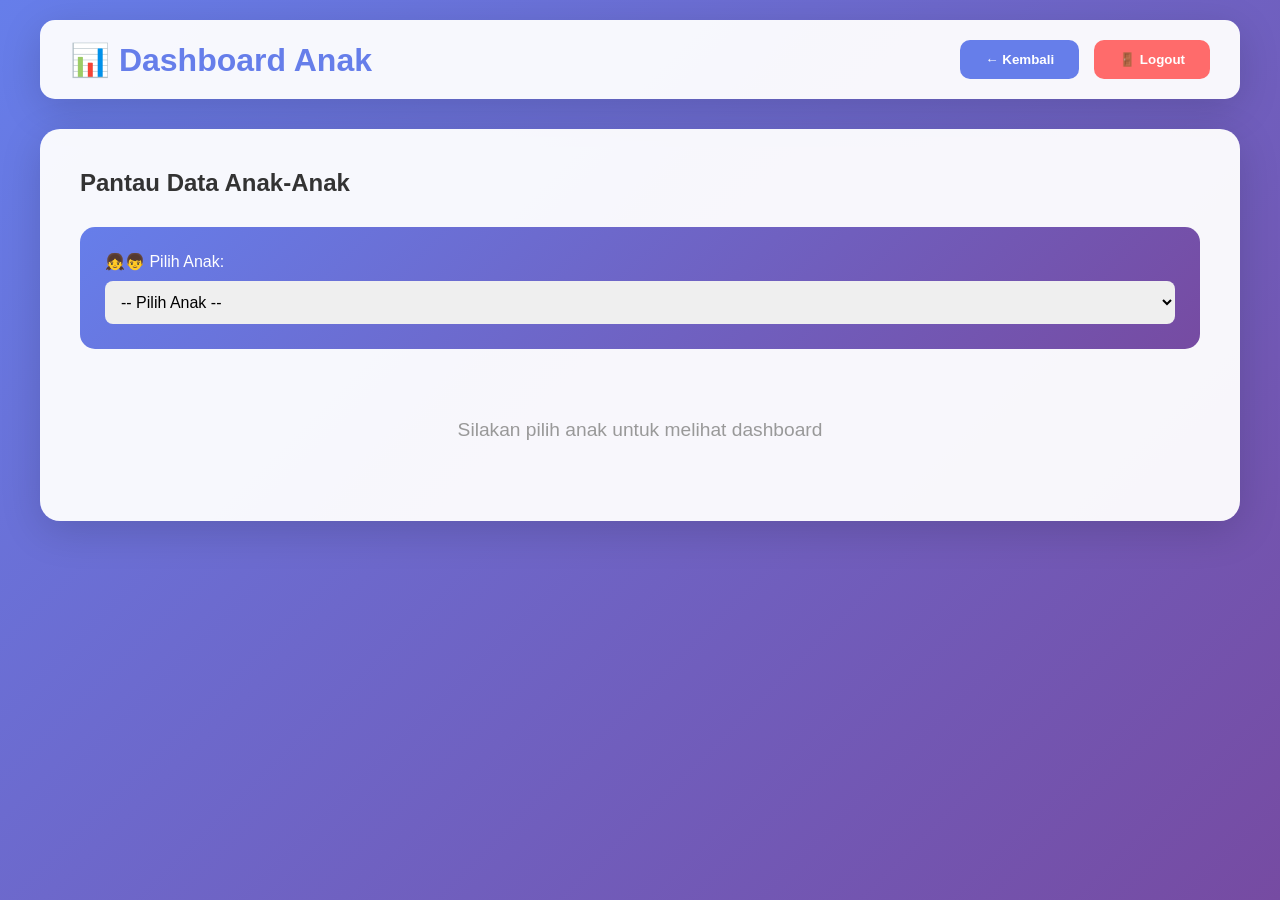
<file: parent-dashboard.html>
<!DOCTYPE html>
<html lang="id">
<head>
    <meta charset="UTF-8">
    <meta name="viewport" content="width=device-width, initial-scale=1.0">
    <title>Dashboard Anak - SVGWork</title>
    <style>
        * { margin: 0; padding: 0; box-sizing: border-box; }
        body {
            font-family: 'Poppins', 'Segoe UI', sans-serif;
            background: linear-gradient(135deg, #667eea 0%, #764ba2 100%);
            min-height: 100vh;
            padding: 20px;
        }
        .container { max-width: 1200px; margin: 0 auto; }
        .header {
            background: rgba(255, 255, 255, 0.95);
            padding: 20px 30px;
            border-radius: 15px;
            margin-bottom: 30px;
            display: flex;
            justify-content: space-between;
            align-items: center;
            box-shadow: 0 10px 40px rgba(0, 0, 0, 0.15);
        }
        .header h1 { color: #667eea; font-size: 2em; }
        .back-btn, .logout-btn {
            background: #667eea;
            color: white;
            border: none;
            padding: 12px 25px;
            border-radius: 10px;
            cursor: pointer;
            font-weight: 600;
        }
        .logout-btn { background: #ff6b6b; }
        .content {
            background: rgba(255, 255, 255, 0.95);
            padding: 40px;
            border-radius: 20px;
            box-shadow: 0 10px 40px rgba(0, 0, 0, 0.15);
        }
        .child-selector {
            background: linear-gradient(135deg, #667eea 0%, #764ba2 100%);
            padding: 25px;
            border-radius: 15px;
            margin-bottom: 30px;
            color: white;
        }
        .child-selector select {
            width: 100%;
            padding: 12px;
            border: none;
            border-radius: 8px;
            font-size: 1em;
        }
        .child-stats {
            display: grid;
            grid-template-columns: repeat(auto-fit, minmax(200px, 1fr));
            gap: 20px;
            margin-bottom: 30px;
        }
        .stat-box {
            background: linear-gradient(135deg, #667eea 0%, #764ba2 100%);
            color: white;
            padding: 25px;
            border-radius: 15px;
            text-align: center;
        }
        .stat-box p { font-size: 2em; font-weight: bold; margin-top: 10px; }
        .actions-grid {
            display: grid;
            grid-template-columns: repeat(auto-fit, minmax(250px, 1fr));
            gap: 20px;
        }
        .action-card {
            background: white;
            border: 2px solid #e0e0e0;
            padding: 25px;
            border-radius: 15px;
            text-align: center;
            cursor: pointer;
        }
        .action-card:hover {
            border-color: #667eea;
            box-shadow: 0 10px 30px rgba(102, 126, 234, 0.2);
        }
        .action-icon { font-size: 3em; margin-bottom: 15px; }
    </style>
</head>
<body>
    <div class="container">
        <div class="header">
            <h1>📊 Dashboard Anak</h1>
            <div style="display: flex; gap: 15px;">
                <button class="back-btn" onclick="goBack()">← Kembali</button>
                <button class="logout-btn" onclick="logout()">🚪 Logout</button>
            </div>
        </div>
        <div class="content">
            <h2 style="color: #333; margin-bottom: 30px;">Pantau Data Anak-Anak</h2>
            <div class="child-selector">
                <label for="child-select">👧👦 Pilih Anak:</label>
                <select id="child-select" onchange="loadChildData()" style="margin-top: 10px;">
                    <option value="">-- Pilih Anak --</option>
                    <option value="anak1">Anak 1 (anak1@svgwork.com)</option>
                    <option value="anak2">Anak 2 (anak2@svgwork.com)</option>
                </select>
            </div>
            <div id="child-data" style="display: none;">
                <div class="child-stats">
                    <div class="stat-box"><h3>💰 Saldo</h3><p id="child-balance">Rp 0</p></div>
                    <div class="stat-box"><h3>✅ Tugas Selesai</h3><p id="child-tasks">0</p></div>
                    <div class="stat-box"><h3>🏪 Toko Aktif</h3><p id="child-store">Tidak Ada</p></div>
                    <div class="stat-box"><h3>💸 Pajak Bulan Ini</h3><p id="child-tax">Rp 0</p></div>
                </div>
                <h3 style="margin-bottom: 20px; color: #333;">📋 Aksi Cepat</h3>
                <div class="actions-grid">
                    <div class="action-card" onclick="alert('Fitur sedang dikembangkan')">
                        <div class="action-icon">📝</div>
                        <h3>Beri Tugas</h3>
                        <p>Berikan tugas baru</p>
                    </div>
                    <div class="action-card" onclick="alert('Fitur sedang dikembangkan')">
                        <div class="action-icon">💵</div>
                        <h3>Kirim Uang</h3>
                        <p>Kirim uang kepada anak</p>
                    </div>
                    <div class="action-card" onclick="alert('Fitur sedang dikembangkan')">
                        <div class="action-icon">📜</div>
                        <h3>Riwayat Transaksi</h3>
                        <p>Lihat riwayat transaksi</p>
                    </div>
                </div>
            </div>
            <div id="empty-state" style="text-align: center; padding: 40px; color: #999;">
                <p style="font-size: 1.2em;">Silakan pilih anak untuk melihat dashboard</p>
            </div>
        </div>
    </div>
    <script>
        function loadChildData() {
            const childSelect = document.getElementById('child-select');
            const selectedChild = childSelect.value;
            if (!selectedChild) {
                document.getElementById('child-data').style.display = 'none';
                document.getElementById('empty-state').style.display = 'block';
                return;
            }
            document.getElementById('child-data').style.display = 'block';
            document.getElementById('empty-state').style.display = 'none';
            const data = { anak1: { balance: 5000000, tasks: 12, store: 'Toko Mainan Anak1', tax: 500000 }, anak2: { balance: 7500000, tasks: 15, store: 'Toko Snack Anak2', tax: 750000 } };
            const d = data[selectedChild];
            document.getElementById('child-balance').textContent = 'Rp ' + d.balance.toLocaleString('id-ID');
            document.getElementById('child-tasks').textContent = d.tasks;
            document.getElementById('child-store').textContent = d.store;
            document.getElementById('child-tax').textContent = 'Rp ' + d.tax.toLocaleString('id-ID');
        }
        function goBack() { window.location.href = 'main-dashboard.html'; }
        function logout() {
            if (confirm('Logout?')) {
                localStorage.clear();
                window.location.href = 'index.html';
            }
        }
    </script>
</body>
</html>
</file>
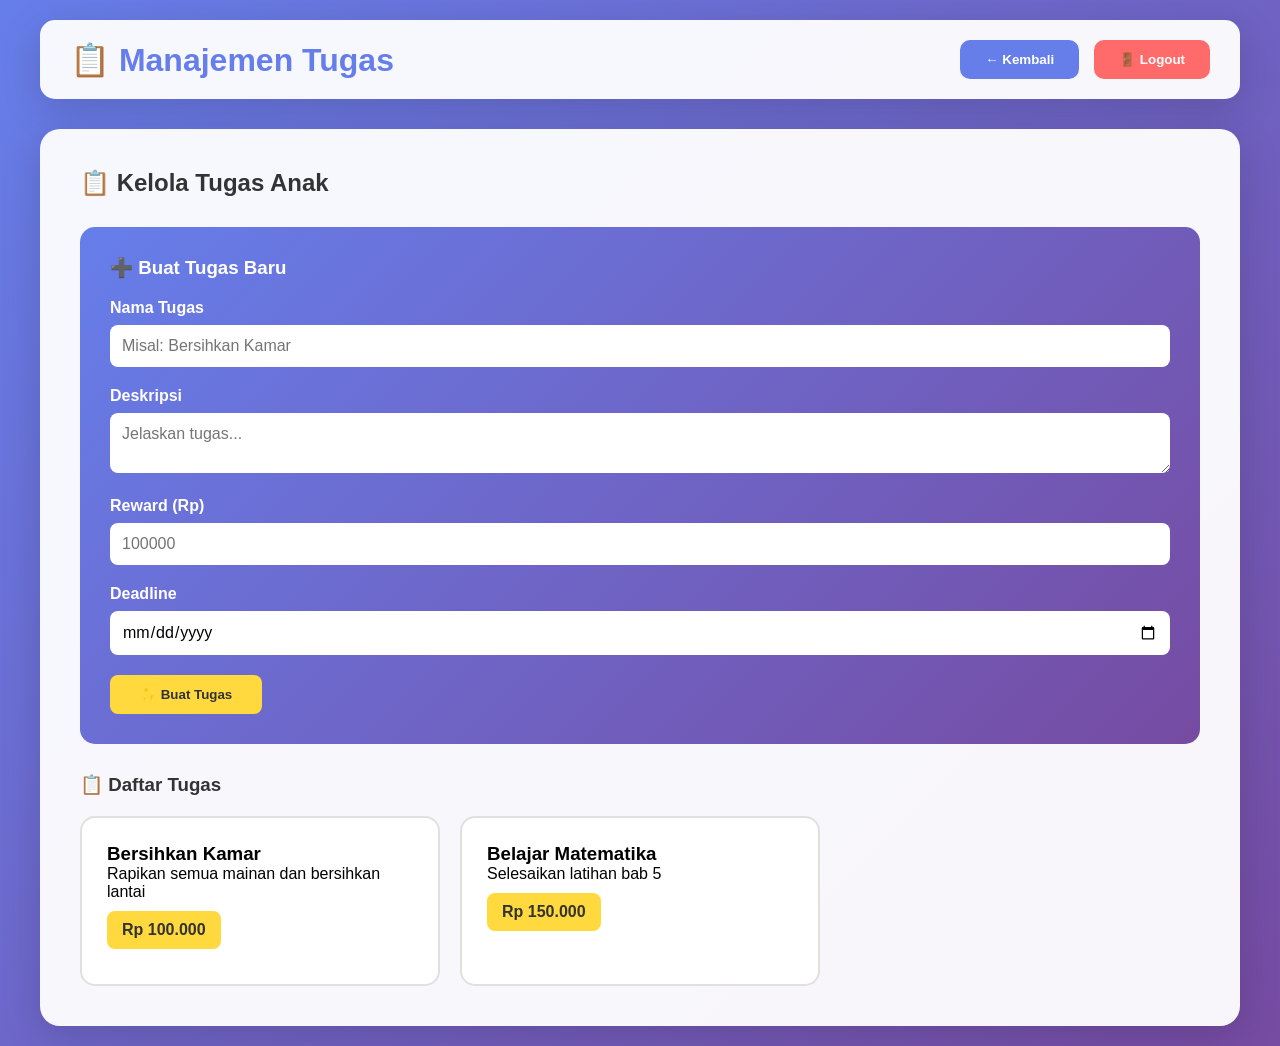
<file: task-management.html>
<!DOCTYPE html>
<html lang="id">
<head>
    <meta charset="UTF-8">
    <meta name="viewport" content="width=device-width, initial-scale=1.0">
    <title>Manajemen Tugas - SVGWork</title>
    <style>
        * { margin: 0; padding: 0; box-sizing: border-box; }
        body {
            font-family: 'Poppins', 'Segoe UI', sans-serif;
            background: linear-gradient(135deg, #667eea 0%, #764ba2 100%);
            min-height: 100vh;
            padding: 20px;
        }
        .container { max-width: 1200px; margin: 0 auto; }
        .header {
            background: rgba(255, 255, 255, 0.95);
            padding: 20px 30px;
            border-radius: 15px;
            margin-bottom: 30px;
            display: flex;
            justify-content: space-between;
            align-items: center;
            box-shadow: 0 10px 40px rgba(0, 0, 0, 0.15);
        }
        .header h1 { color: #667eea; font-size: 2em; }
        .back-btn, .logout-btn {
            background: #667eea;
            color: white;
            border: none;
            padding: 12px 25px;
            border-radius: 10px;
            cursor: pointer;
            font-weight: 600;
        }
        .logout-btn { background: #ff6b6b; }
        .content {
            background: rgba(255, 255, 255, 0.95);
            padding: 40px;
            border-radius: 20px;
            box-shadow: 0 10px 40px rgba(0, 0, 0, 0.15);
        }
        .form-section {
            background: linear-gradient(135deg, #667eea 0%, #764ba2 100%);
            padding: 30px;
            border-radius: 15px;
            margin-bottom: 30px;
            color: white;
        }
        .form-group {
            margin-bottom: 20px;
        }
        .form-group label {
            display: block;
            margin-bottom: 8px;
            font-weight: 600;
        }
        .form-group input, .form-group textarea {
            width: 100%;
            padding: 12px;
            border: none;
            border-radius: 8px;
            font-family: inherit;
            font-size: 1em;
        }
        .btn-submit {
            background: #ffd93d;
            color: #333;
            border: none;
            padding: 12px 30px;
            border-radius: 8px;
            font-weight: 600;
            cursor: pointer;
        }
        .tasks-grid {
            display: grid;
            grid-template-columns: repeat(auto-fill, minmax(300px, 1fr));
            gap: 20px;
        }
        .task-card {
            background: white;
            border: 2px solid #e0e0e0;
            padding: 25px;
            border-radius: 15px;
        }
        .task-reward {
            background: #ffd93d;
            color: #333;
            padding: 10px 15px;
            border-radius: 8px;
            font-weight: 600;
            display: inline-block;
            margin: 10px 0;
        }
    </style>
</head>
<body>
    <div class="container">
        <div class="header">
            <h1>📋 Manajemen Tugas</h1>
            <div style="display: flex; gap: 15px;">
                <button class="back-btn" onclick="goBack()">← Kembali</button>
                <button class="logout-btn" onclick="logout()">🚪 Logout</button>
            </div>
        </div>
        <div class="content">
            <h2 style="color: #333; margin-bottom: 30px;">📋 Kelola Tugas Anak</h2>
            <div class="form-section">
                <h3 style="margin-bottom: 20px;">➕ Buat Tugas Baru</h3>
                <div class="form-group"><label>Nama Tugas</label><input type="text" id="task-name" placeholder="Misal: Bersihkan Kamar"></div>
                <div class="form-group"><label>Deskripsi</label><textarea id="task-desc" placeholder="Jelaskan tugas..."></textarea></div>
                <div class="form-group"><label>Reward (Rp)</label><input type="number" id="task-reward" placeholder="100000"></div>
                <div class="form-group"><label>Deadline</label><input type="date" id="task-deadline"></div>
                <button class="btn-submit" onclick="createTask()">✨ Buat Tugas</button>
            </div>
            <h3 style="margin-bottom: 20px; color: #333;">📋 Daftar Tugas</h3>
            <div class="tasks-grid">
                <div class="task-card">
                    <h3>Bersihkan Kamar</h3>
                    <p>Rapikan semua mainan dan bersihkan lantai</p>
                    <div class="task-reward">Rp 100.000</div>
                </div>
                <div class="task-card">
                    <h3>Belajar Matematika</h3>
                    <p>Selesaikan latihan bab 5</p>
                    <div class="task-reward">Rp 150.000</div>
                </div>
            </div>
        </div>
    </div>
    <script>
        function createTask() { alert('✅ Tugas berhasil dibuat'); }
        function goBack() { window.location.href = 'main-dashboard.html'; }
        function logout() {
            if (confirm('Logout?')) {
                localStorage.clear();
                window.location.href = 'index.html';
            }
        }
    </script>
</body>
</html>
</file>
